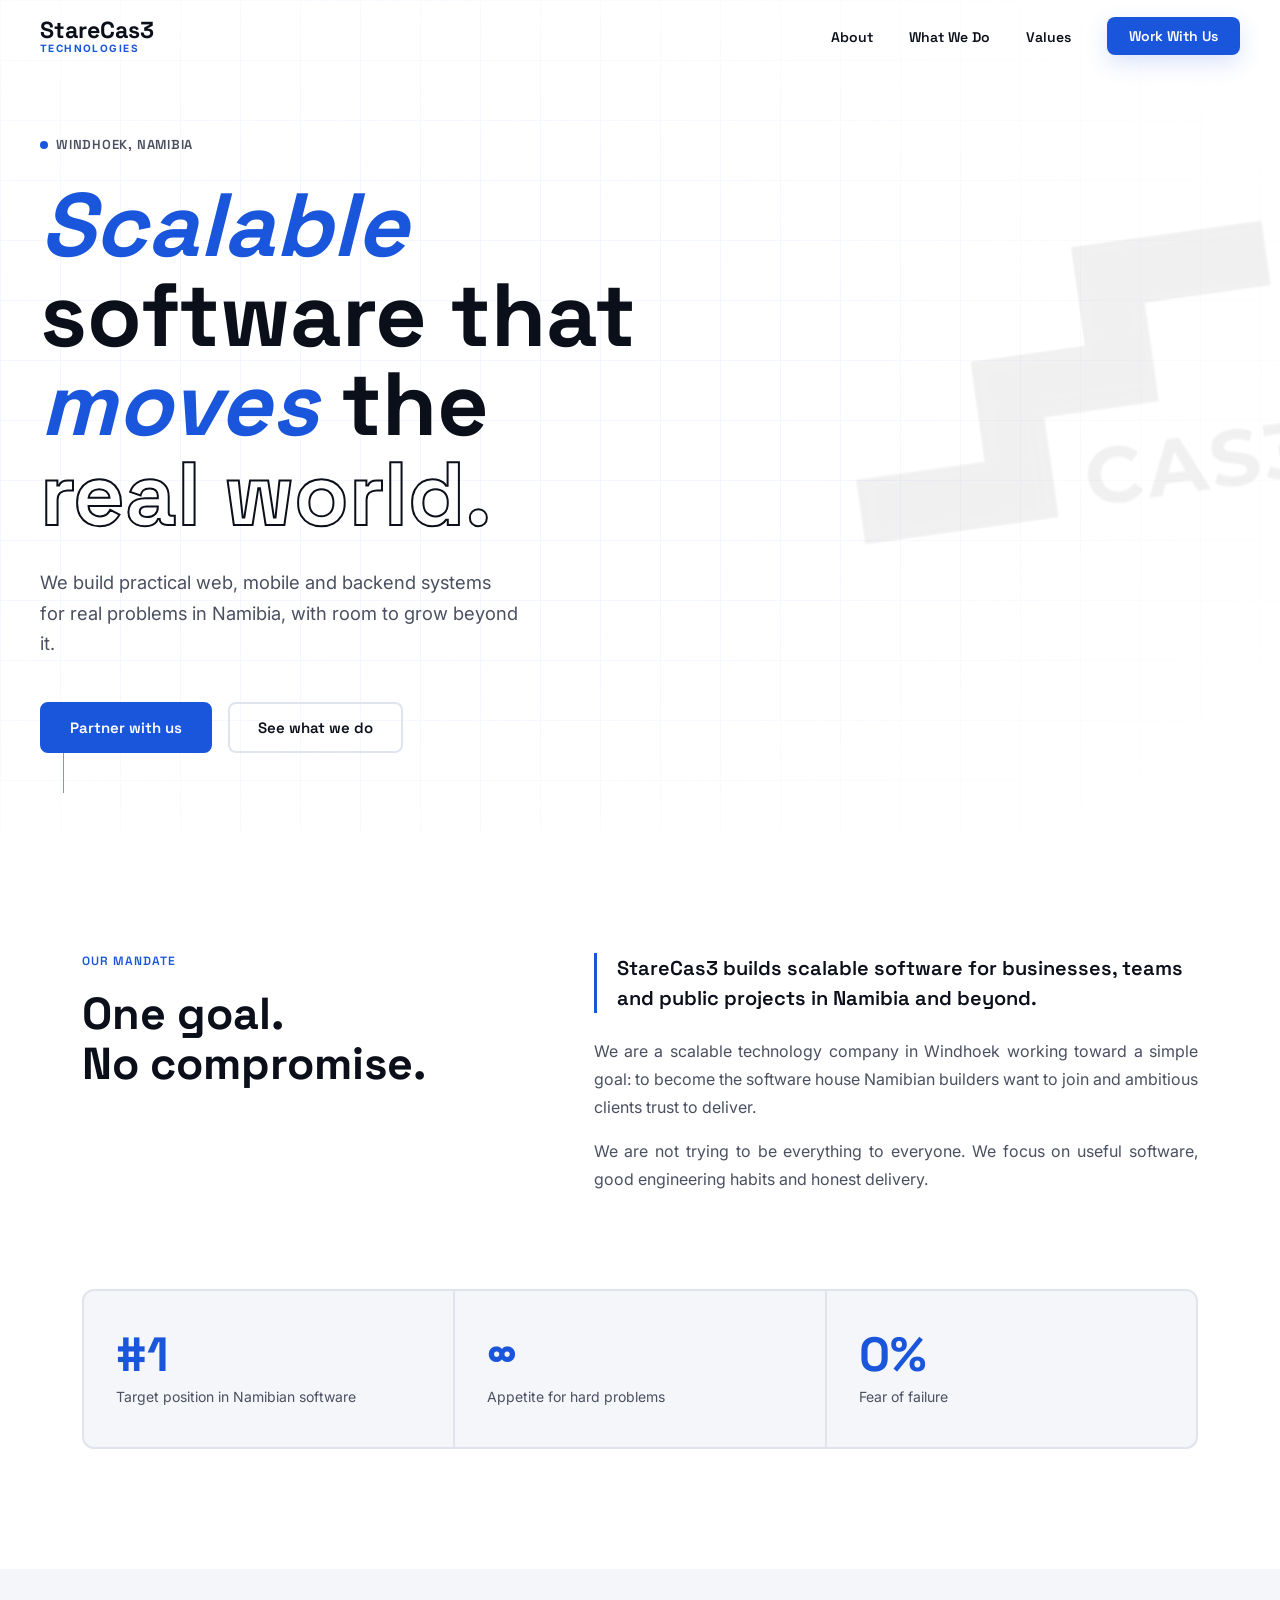
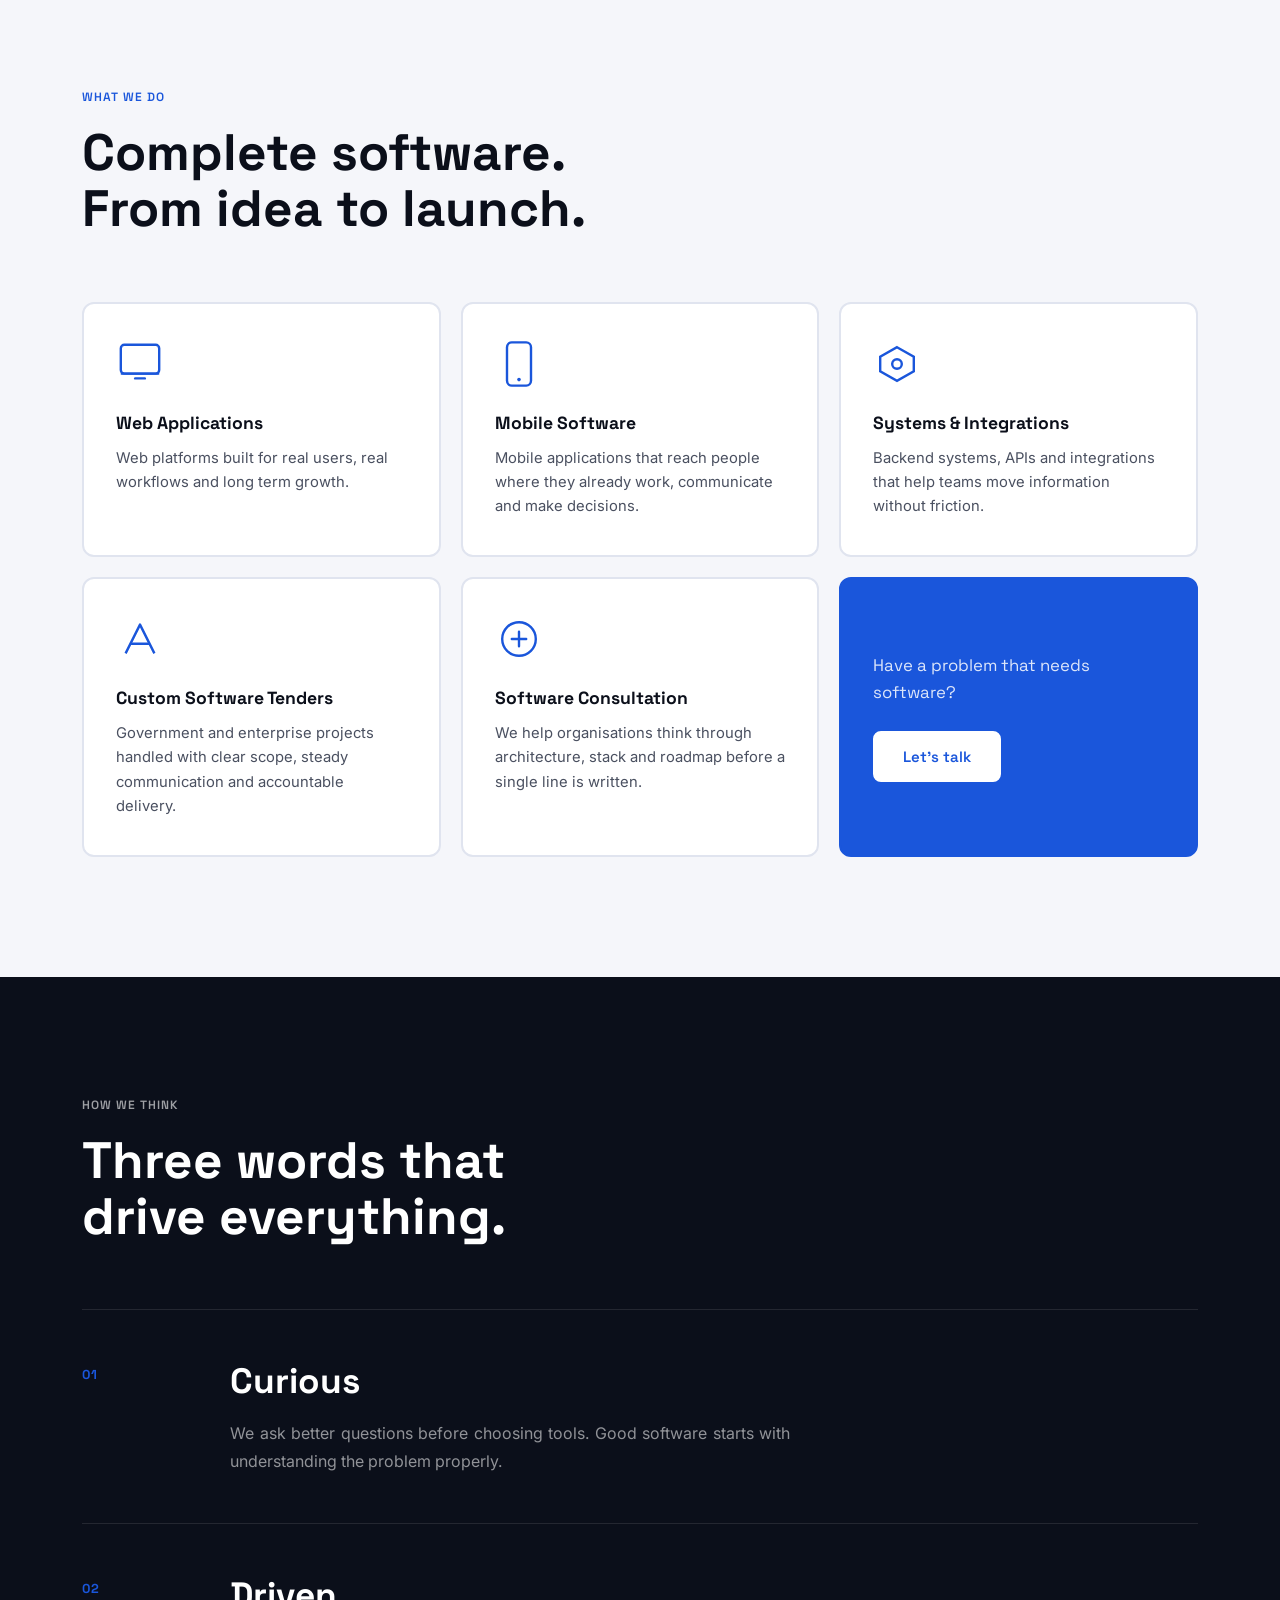
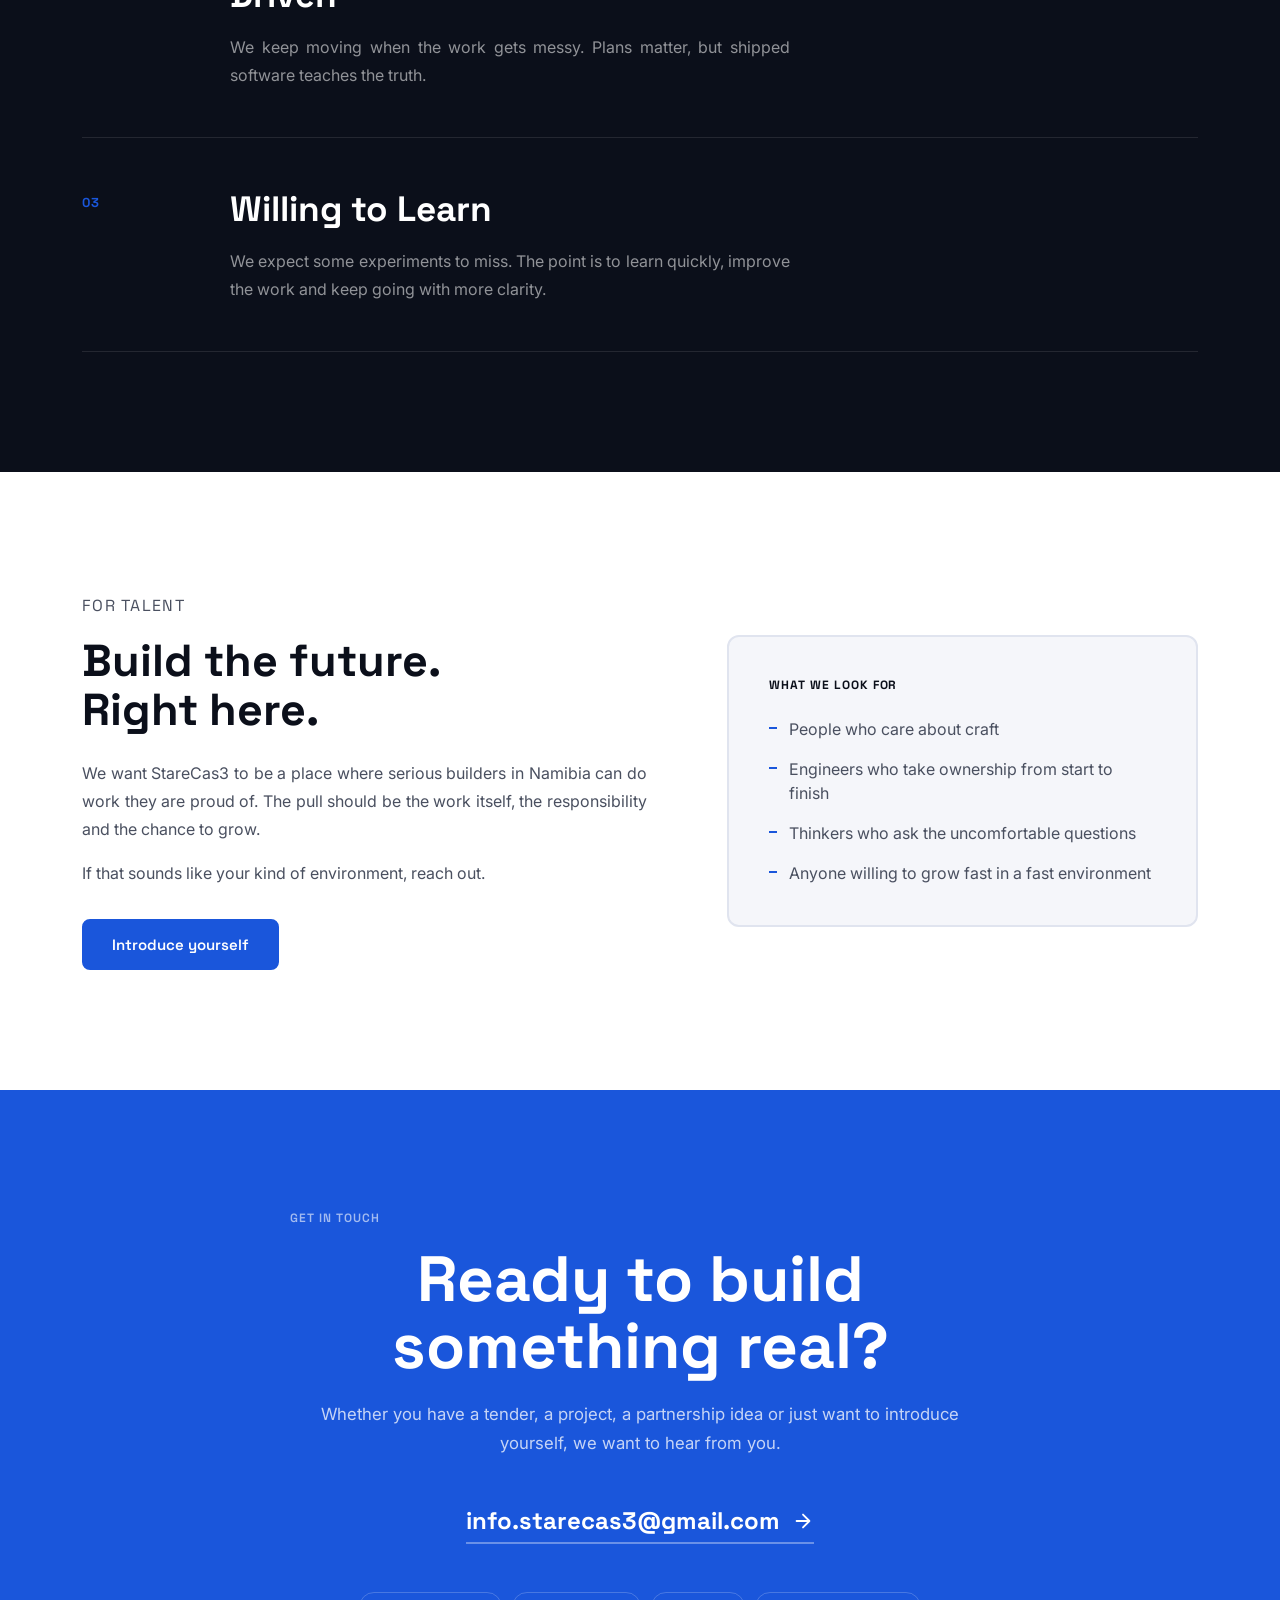
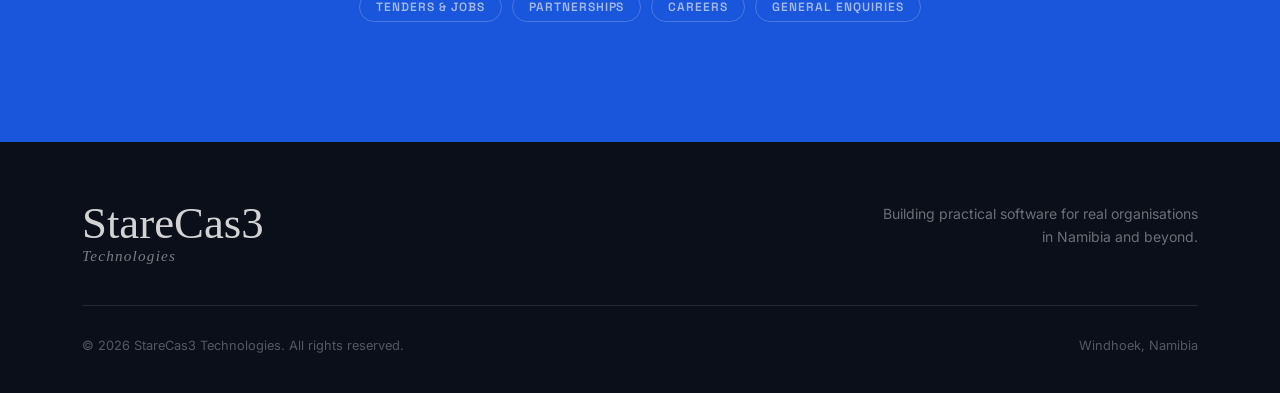
<file: index.html>
<!DOCTYPE html>
<html lang="en">
<head>
  <meta charset="UTF-8" />
  <meta name="viewport" content="width=device-width, initial-scale=1.0" />
  <title>StareCas3 Technologies | Scalable Software for the Real World</title>
  <meta name="description" content="StareCas3 builds scalable software for businesses, teams and public projects in Namibia and beyond." />
  <link rel="icon" href="assets/starecas3%20logo.png" type="image/png" />
  <link rel="stylesheet" href="css/style.css" />
  <link rel="preconnect" href="https://fonts.googleapis.com" />
  <link rel="preconnect" href="https://fonts.gstatic.com" crossorigin />
  <link href="https://fonts.googleapis.com/css2?family=Inter:wght@300;400;500;600;700;800&family=Space+Grotesk:wght@500;600;700&display=swap" rel="stylesheet" />
</head>
<body>

  <!-- NAV -->
  <nav class="nav" id="nav">
    <a href="#" class="nav__logo">
      <span class="nav__brand-main">StareCas3</span>
      <span class="nav__brand-sub">Technologies</span>
    </a>
    <ul class="nav__links">
      <li><a href="#about">About</a></li>
      <li><a href="#what-we-do">What We Do</a></li>
      <li><a href="#values">Values</a></li>
      <li><a href="#contact" class="nav__cta">Work With Us</a></li>
    </ul>
    <button class="nav__burger" id="burger" aria-label="Toggle menu" aria-expanded="false" aria-controls="mobileMenu">
      <span></span><span></span><span></span>
    </button>
  </nav>

  <!-- MOBILE MENU -->
  <div class="mobile-menu" id="mobileMenu" aria-hidden="true">
    <ul>
      <li><a href="#about" class="mobile-link">About</a></li>
      <li><a href="#what-we-do" class="mobile-link">What We Do</a></li>
      <li><a href="#values" class="mobile-link">Values</a></li>
      <li><a href="#contact" class="mobile-link">Work With Us</a></li>
    </ul>
  </div>

  <!-- HERO -->
  <section class="hero" id="hero">
    <div class="hero__grid-overlay"></div>
    <img src="./assets/starecas3 logo.png" alt="" class="hero__watermark" aria-hidden="true" />
    <div class="hero__content">
      <div class="hero__eyebrow">
        <span class="dot"></span> Windhoek, Namibia
      </div>
      <h1 class="hero__headline">
        <em>Scalable</em> software that<br />
        <em>moves</em> the<br />
        <span class="hero__outline">real world.</span>
      </h1>
      <p class="hero__sub">
        We build practical web, mobile and backend systems for real problems in Namibia, with room to grow beyond it.
      </p>
      <div class="hero__actions">
        <a href="#contact" class="btn btn--primary">Partner with us</a>
        <a href="#what-we-do" class="btn btn--ghost">See what we do</a>
      </div>
    </div>
    <div class="hero__scroll-hint">
      <span>Scroll</span>
      <div class="hero__scroll-line"></div>
    </div>
  </section>

  <!-- ABOUT -->
  <section class="about" id="about">
    <div class="container">
      <div class="about__layout">
        <div class="about__left">
          <p class="section-label">Our Mandate</p>
          <h2 class="about__headline">
            One goal. <br/>No compromise.
          </h2>
        </div>
        <div class="about__right">
          <p class="about__statement">
            StareCas3 builds scalable software for businesses, teams and public projects in Namibia and beyond.
          </p>
          <p class="about__body">
            We are a scalable technology company in Windhoek working toward a simple goal: to become the software house Namibian builders want to join and ambitious clients trust to deliver.
          </p>
          <p class="about__body">
            We are not trying to be everything to everyone. We focus on useful software, good engineering habits and honest delivery.
          </p>
        </div>
      </div>

      <div class="stats">
        <div class="stat">
          <span class="stat__num">#1</span>
          <span class="stat__label">Target position in Namibian software</span>
        </div>
        <div class="stat">
          <span class="stat__num">∞</span>
          <span class="stat__label">Appetite for hard problems</span>
        </div>
        <div class="stat">
          <span class="stat__num">0%</span>
          <span class="stat__label">Fear of failure</span>
        </div>
      </div>
    </div>
  </section>

  <!-- WHAT WE DO -->
  <section class="services" id="what-we-do">
    <div class="container">
      <div class="section-header">
        <p class="section-label">What We Do</p>
        <h2>Complete software.<br/>From idea to launch.</h2>
      </div>
      <div class="services__grid">
        <div class="service-card">
          <div class="service-card__icon">
            <svg viewBox="0 0 40 40" fill="none"><rect x="4" y="4" width="32" height="24" rx="3" stroke="currentColor" stroke-width="2"/><path d="M4 28h32" stroke="currentColor" stroke-width="2"/><path d="M16 32h8" stroke="currentColor" stroke-width="2" stroke-linecap="round"/></svg>
          </div>
          <h3>Web Applications</h3>
          <p>Web platforms built for real users, real workflows and long term growth.</p>
        </div>
        <div class="service-card">
          <div class="service-card__icon">
            <svg viewBox="0 0 40 40" fill="none"><rect x="10" y="2" width="20" height="36" rx="4" stroke="currentColor" stroke-width="2"/><circle cx="20" cy="33" r="1.5" fill="currentColor"/></svg>
          </div>
          <h3>Mobile Software</h3>
          <p>Mobile applications that reach people where they already work, communicate and make decisions.</p>
        </div>
        <div class="service-card">
          <div class="service-card__icon">
            <svg viewBox="0 0 40 40" fill="none"><path d="M20 6L34 14v12L20 34 6 26V14L20 6z" stroke="currentColor" stroke-width="2"/><circle cx="20" cy="20" r="4" stroke="currentColor" stroke-width="2"/></svg>
          </div>
          <h3>Systems & Integrations</h3>
          <p>Backend systems, APIs and integrations that help teams move information without friction.</p>
        </div>
        <div class="service-card">
          <div class="service-card__icon">
            <svg viewBox="0 0 40 40" fill="none"><path d="M8 32L20 8l12 24" stroke="currentColor" stroke-width="2" stroke-linejoin="round"/><path d="M12 24h16" stroke="currentColor" stroke-width="2"/></svg>
          </div>
          <h3>Custom Software Tenders</h3>
          <p>Government and enterprise projects handled with clear scope, steady communication and accountable delivery.</p>
        </div>
        <div class="service-card">
          <div class="service-card__icon">
            <svg viewBox="0 0 40 40" fill="none"><circle cx="20" cy="20" r="14" stroke="currentColor" stroke-width="2"/><path d="M14 20h12M20 14v12" stroke="currentColor" stroke-width="2" stroke-linecap="round"/></svg>
          </div>
          <h3>Software Consultation</h3>
          <p>We help organisations think through architecture, stack and roadmap before a single line is written.</p>
        </div>
        <div class="service-card service-card--cta">
          <p>Have a problem that needs software?</p>
          <a href="#contact" class="btn btn--primary">Let's talk</a>
        </div>
      </div>
    </div>
  </section>

  <!-- VALUES -->
  <section class="values" id="values">
    <div class="container">
      <div class="section-header section-header--light">
        <p class="section-label section-label--light">How We Think</p>
        <h2>Three words that<br/>drive everything.</h2>
      </div>
      <div class="values__list">
        <div class="value-item">
          <span class="value-item__num">01</span>
          <div class="value-item__body">
            <h3>Curious</h3>
            <p>We ask better questions before choosing tools. Good software starts with understanding the problem properly.</p>
          </div>
        </div>
        <div class="value-item">
          <span class="value-item__num">02</span>
          <div class="value-item__body">
            <h3>Driven</h3>
            <p>We keep moving when the work gets messy. Plans matter, but shipped software teaches the truth.</p>
          </div>
        </div>
        <div class="value-item">
          <span class="value-item__num">03</span>
          <div class="value-item__body">
            <h3>Willing to Learn</h3>
            <p>We expect some experiments to miss. The point is to learn quickly, improve the work and keep going with more clarity.</p>
          </div>
        </div>
      </div>
    </div>
  </section>

  <!-- JOIN / TALENT SECTION -->
  <section class="talent" id="talent">
    <div class="container">
      <div class="talent__layout">
        <div class="talent__left">
          <p class="section-label">For Talent</p>
          <h2>Build the future.<br/>Right here.</h2>
          <p>We want StareCas3 to be a place where serious builders in Namibia can do work they are proud of. The pull should be the work itself, the responsibility and the chance to grow.</p>
          <p>If that sounds like your kind of environment, reach out.</p>
          <a href="mailto:info.starecas3@gmail.com?subject=I want to join StareCas3" class="btn btn--primary">Introduce yourself</a>
        </div>
        <div class="talent__right">
          <div class="talent__card">
            <h4>What we look for</h4>
            <ul>
              <li>People who care about craft</li>
              <li>Engineers who take ownership from start to finish</li>
              <li>Thinkers who ask the uncomfortable questions</li>
              <li>Anyone willing to grow fast in a fast environment</li>
            </ul>
          </div>
        </div>
      </div>
    </div>
  </section>

  <!-- CONTACT -->
  <section class="contact" id="contact">
    <div class="container">
      <div class="contact__inner">
        <p class="section-label section-label--light">Get In Touch</p>
        <h2>Ready to build<br/>something real?</h2>
        <p class="contact__sub">Whether you have a tender, a project, a partnership idea or just want to introduce yourself, we want to hear from you.</p>
        <a href="mailto:info.starecas3@gmail.com" class="contact__email">
          info.starecas3@gmail.com
          <svg viewBox="0 0 24 24" fill="none" xmlns="http://www.w3.org/2000/svg"><path d="M5 12h14M12 5l7 7-7 7" stroke="currentColor" stroke-width="2" stroke-linecap="round" stroke-linejoin="round"/></svg>
        </a>
        <div class="contact__tags">
          <span>Tenders &amp; Jobs</span>
          <span>Partnerships</span>
          <span>Careers</span>
          <span>General Enquiries</span>
        </div>
      </div>
    </div>
  </section>

  <!-- FOOTER -->
  <footer class="footer">
    <div class="container">
      <div class="footer__top">
        <div class="footer__brand" aria-label="StareCas3 Technologies">
          <span class="footer__brand-main">StareCas3</span>
          <span class="footer__brand-sub">Technologies</span>
        </div>
        <p class="footer__tagline">Building practical software for real organisations<br />in Namibia and beyond.</p>
      </div>
      <div class="footer__bottom">
        <span class="footer__copy">&copy; <span id="year"></span> StareCas3 Technologies. All rights reserved.</span>
        <span class="footer__location">Windhoek, Namibia</span>
      </div>
    </div>
  </footer>

  <script src="js/main.js"></script>
</body>
</html>
</file>
<file: css/style.css>
/* ===========================
   StareCas3 Technologies
   style.css
   =========================== */

/* --- TOKENS --- */
:root {
  --blue:       #1a56db;
  --blue-dark:  #1240a8;
  --blue-light: #e8effe;
  --ink:        #0b0f1a;
  --ink-muted:  #4a5060;
  --surface:    #f5f6fa;
  --white:      #ffffff;
  --border:     #e0e4ef;

  --font-display: 'Space Grotesk', sans-serif;
  --font-body:    'Inter', sans-serif;

  --radius:  8px;
  --radius-lg: 12px;

  --ease: cubic-bezier(0.22, 1, 0.36, 1);

  --nav-h: 72px;
}

/* --- RESET --- */
*, *::before, *::after { box-sizing: border-box; margin: 0; padding: 0; }

html { scroll-behavior: smooth; font-size: 16px; }

body {
  font-family: var(--font-body);
  background: var(--white);
  color: var(--ink);
  -webkit-font-smoothing: antialiased;
  overflow-x: hidden;
}

img { display: block; max-width: 100%; }
a { text-decoration: none; color: inherit; }
ul { list-style: none; }
a:focus-visible,
button:focus-visible {
  outline: 3px solid rgba(26,86,219,0.35);
  outline-offset: 4px;
}

/* --- UTILITIES --- */
.container {
  width: 100%;
  max-width: 1180px;
  margin: 0 auto;
  padding: 0 clamp(20px, 4vw, 32px);
}

.section-label {
  font-family: var(--font-display);
  font-size: 12px;
  font-weight: 600;
  letter-spacing: 0.08em;
  text-transform: uppercase;
  color: var(--blue);
  margin-bottom: 20px;
  display: flex;
  align-items: center;
  gap: 8px;
}
.section-label--light {
  color: rgba(255,255,255,0.6);
}

.section-header {
  margin-bottom: 64px;
}
.section-header h2 {
  font-family: var(--font-display);
  font-size: clamp(2rem, 4vw, 3.2rem);
  font-weight: 700;
  line-height: 1.1;
  color: var(--ink);
}
.section-header--light h2 {
  color: var(--white);
}

/* --- BUTTONS --- */
.btn {
  display: inline-flex;
  align-items: center;
  gap: 8px;
  padding: 14px 28px;
  font-family: var(--font-display);
  font-size: 15px;
  font-weight: 600;
  letter-spacing: 0;
  border-radius: var(--radius);
  border: 2px solid transparent;
  cursor: pointer;
  transition: all 0.25s var(--ease);
  white-space: nowrap;
}
.btn--primary {
  background: var(--blue);
  color: var(--white);
  border-color: var(--blue);
}
.btn--primary:hover {
  background: var(--blue-dark);
  border-color: var(--blue-dark);
  transform: translateY(-2px);
  box-shadow: 0 8px 24px rgba(26,86,219,0.3);
}
.btn--ghost {
  background: transparent;
  color: var(--ink);
  border-color: var(--border);
}
.btn--ghost:hover {
  border-color: var(--blue);
  color: var(--blue);
  transform: translateY(-2px);
}

/* --- NAV --- */
.nav {
  position: fixed;
  top: 0; left: 0; right: 0;
  height: var(--nav-h);
  display: flex;
  align-items: center;
  justify-content: space-between;
  padding: 0 40px;
  z-index: 100;
  transition: background 0.3s, box-shadow 0.3s;
}
.nav.scrolled {
  background: rgba(255,255,255,0.95);
  backdrop-filter: blur(12px);
  box-shadow: 0 1px 0 var(--border);
}
.nav__logo {
  display: inline-flex;
  flex-direction: column;
  gap: 1px;
  line-height: 1;
  color: var(--ink);
  transition: transform 0.25s var(--ease), opacity 0.25s var(--ease);
}
.nav__logo:hover {
  transform: translateY(-1px);
}
.nav__brand-main {
  font-family: var(--font-display);
  font-size: 1.45rem;
  font-weight: 700;
  color: var(--ink);
}
.nav__brand-sub {
  font-family: var(--font-body);
  font-size: 0.63rem;
  font-weight: 700;
  letter-spacing: 0.14em;
  text-transform: uppercase;
  color: var(--blue);
}
.nav__links {
  display: flex;
  align-items: center;
  gap: 36px;
}
.nav__links a {
  position: relative;
  display: inline-flex;
  align-items: center;
  font-family: var(--font-display);
  font-size: 14px;
  font-weight: 600;
  color: var(--ink);
  letter-spacing: 0;
  transition: color 0.2s;
}
.nav__links a::after {
  content: '';
  position: absolute;
  left: 0;
  right: 0;
  bottom: -8px;
  height: 2px;
  background: var(--blue);
  border-radius: 999px;
  transform: scaleX(0);
  transform-origin: left;
  transition: transform 0.25s var(--ease);
}
.nav__links a:hover { color: var(--blue); }
.nav__links a:hover::after {
  transform: scaleX(1);
}
.nav__cta {
  background: var(--blue);
  color: var(--white) !important;
  padding: 10px 22px;
  border-radius: 8px;
  box-shadow: 0 8px 22px rgba(26,86,219,0.16);
  transition: background 0.2s, transform 0.2s, box-shadow 0.2s !important;
}
.nav__cta::after {
  display: none;
}
.nav__cta:hover {
  background: var(--blue-dark) !important;
  transform: translateY(-1px);
  box-shadow: 0 12px 28px rgba(26,86,219,0.24);
}
.nav__burger {
  display: none;
  flex-direction: column;
  align-items: center;
  justify-content: center;
  gap: 5px;
  background: none;
  border: none;
  cursor: pointer;
  width: 44px;
  height: 44px;
  border-radius: var(--radius);
}
.nav__burger:hover { background: var(--blue-light); }
.nav__burger span {
  display: block;
  width: 24px;
  height: 2px;
  background: var(--ink);
  border-radius: 2px;
  transition: all 0.3s var(--ease);
}
.nav__burger.open span:nth-child(1) {
  transform: translateY(7px) rotate(45deg);
}
.nav__burger.open span:nth-child(2) {
  opacity: 0;
}
.nav__burger.open span:nth-child(3) {
  transform: translateY(-7px) rotate(-45deg);
}

/* --- MOBILE MENU --- */
.mobile-menu {
  position: fixed;
  top: var(--nav-h);
  left: 0; right: 0;
  background: var(--white);
  padding: 16px 20px 24px;
  z-index: 99;
  border-bottom: 1px solid var(--border);
  transform: translateY(-110%);
  opacity: 0;
  transition: transform 0.35s var(--ease), opacity 0.3s;
  pointer-events: none;
}
.mobile-menu.open {
  transform: translateY(0);
  opacity: 1;
  pointer-events: all;
}
.mobile-menu ul { display: flex; flex-direction: column; gap: 8px; }
.mobile-menu a {
  display: block;
  font-family: var(--font-display);
  font-size: 1rem;
  font-weight: 600;
  color: var(--ink);
  padding: 14px 4px;
  border-bottom: 1px solid var(--border);
  transition: color 0.2s, padding-left 0.2s var(--ease), border-color 0.2s;
}
.mobile-menu a:hover {
  color: var(--blue);
  border-color: var(--blue-light);
  padding-left: 10px;
}

/* --- HERO --- */
.hero {
  min-height: 92vh;
  display: flex;
  align-items: center;
  position: relative;
  overflow: hidden;
  padding: calc(var(--nav-h) + 64px) clamp(20px, 4vw, 40px) 80px;
  background: var(--white);
}
.hero__grid-overlay {
  position: absolute;
  inset: 0;
  background-image:
    linear-gradient(var(--blue-light) 1px, transparent 1px),
    linear-gradient(90deg, var(--blue-light) 1px, transparent 1px);
  background-size: 60px 60px;
  opacity: 0.5;
  pointer-events: none;
}
.hero__grid-overlay::after {
  content: '';
  position: absolute;
  inset: 0;
  background: radial-gradient(ellipse 80% 70% at 30% 50%, transparent 40%, var(--white) 100%);
}
.hero__watermark {
  position: absolute;
  top: 50%;
  right: clamp(-180px, -8vw, -72px);
  z-index: 1;
  width: clamp(320px, 46vw, 680px);
  opacity: 0.065;
  filter: grayscale(1) contrast(1.15);
  pointer-events: none;
  transform: translateY(-50%) rotate(-8deg);
  transform-origin: center;
}
.hero__content {
  position: relative;
  z-index: 2;
  max-width: 700px;
}
.hero__eyebrow {
  display: flex;
  align-items: center;
  gap: 8px;
  font-family: var(--font-display);
  font-size: 13px;
  font-weight: 600;
  letter-spacing: 0.06em;
  text-transform: uppercase;
  color: var(--ink-muted);
  margin-bottom: 28px;
}
.dot {
  width: 8px; height: 8px;
  background: var(--blue);
  border-radius: 50%;
  display: inline-block;
  animation: pulse 2s infinite;
}
@keyframes pulse {
  0%, 100% { box-shadow: 0 0 0 0 rgba(26,86,219,0.4); }
  50%        { box-shadow: 0 0 0 8px rgba(26,86,219,0); }
}

.hero__headline {
  font-family: var(--font-display);
  font-size: clamp(3rem, 7vw, 6rem);
  font-weight: 700;
  line-height: 1.0;
  color: var(--ink);
  margin-bottom: 28px;
  letter-spacing: 0;
}
.hero__headline em {
  font-style: italic;
  color: var(--blue);
}
.hero__outline {
  -webkit-text-stroke: 2px var(--ink);
  color: transparent;
}
.hero__sub {
  font-size: 1.15rem;
  font-weight: 400;
  color: var(--ink-muted);
  line-height: 1.65;
  max-width: 480px;
  margin-bottom: 44px;
}
.hero__actions {
  display: flex;
  gap: 16px;
  flex-wrap: wrap;
}
.hero__scroll-hint {
  position: absolute;
  bottom: 40px;
  left: 40px;
  display: flex;
  flex-direction: column;
  align-items: center;
  gap: 8px;
  font-family: var(--font-display);
  font-size: 11px;
  letter-spacing: 0.12em;
  text-transform: uppercase;
  color: var(--ink-muted);
  opacity: 0.6;
}
.hero__scroll-line {
  width: 1px;
  height: 40px;
  background: var(--ink-muted);
  animation: scrollLine 1.8s var(--ease) infinite;
  transform-origin: top;
}
@keyframes scrollLine {
  0%   { transform: scaleY(0); opacity: 0; }
  30%  { transform: scaleY(1); opacity: 1; }
  100% { transform: scaleY(1); opacity: 0; }
}

/* --- ABOUT --- */
.about {
  padding: 120px 0;
  background: var(--white);
}
.about__layout {
  display: grid;
  grid-template-columns: 1fr 1.4fr;
  gap: 80px;
  margin-bottom: 80px;
  align-items: start;
}
.about__headline {
  font-family: var(--font-display);
  font-size: clamp(2rem, 3.5vw, 2.8rem);
  font-weight: 700;
  line-height: 1.1;
  color: var(--ink);
  margin-top: 4px;
}
.about__statement {
  font-family: var(--font-display);
  font-size: 1.25rem;
  font-weight: 600;
  color: var(--ink);
  line-height: 1.5;
  margin-bottom: 24px;
  padding-left: 20px;
  border-left: 3px solid var(--blue);
}
.about__body {
  font-size: 1rem;
  font-weight: 400;
  color: var(--ink-muted);
  line-height: 1.75;
  margin-bottom: 16px;
  text-align: justify;
  text-justify: inter-word;
}

.stats {
  display: grid;
  grid-template-columns: repeat(3, 1fr);
  gap: 2px;
  background: var(--border);
  border-radius: var(--radius-lg);
  overflow: hidden;
  border: 2px solid var(--border);
}
.stat {
  background: var(--surface);
  padding: 40px 32px;
  display: flex;
  flex-direction: column;
  gap: 8px;
  position: relative;
  transition: background 0.2s, transform 0.25s var(--ease), box-shadow 0.25s;
}
.stat:hover {
  background: var(--blue-light);
  transform: translateY(-3px);
  box-shadow: 0 14px 32px rgba(26,86,219,0.1);
  z-index: 1;
}
.stat__num {
  font-family: var(--font-display);
  font-size: 3rem;
  font-weight: 700;
  color: var(--blue);
  line-height: 1;
}
.stat__label {
  font-size: 0.875rem;
  color: var(--ink-muted);
  line-height: 1.4;
}

/* --- SERVICES --- */
.services {
  padding: 120px 0;
  background: var(--surface);
}
.services__grid {
  display: grid;
  grid-template-columns: repeat(3, 1fr);
  gap: 20px;
}
.service-card {
  background: var(--white);
  border: 2px solid var(--border);
  border-radius: var(--radius-lg);
  padding: 36px 32px;
  position: relative;
  overflow: hidden;
  transition: border-color 0.25s, transform 0.25s var(--ease), box-shadow 0.25s, background 0.25s;
}
.service-card::before {
  content: '';
  position: absolute;
  inset: 0;
  background: linear-gradient(135deg, rgba(26,86,219,0.08), transparent 46%);
  opacity: 0;
  transition: opacity 0.25s;
  pointer-events: none;
}
.service-card:hover {
  border-color: var(--blue);
  transform: translateY(-4px);
  box-shadow: 0 12px 40px rgba(26,86,219,0.1);
}
.service-card:hover::before {
  opacity: 1;
}
.service-card__icon {
  width: 48px; height: 48px;
  color: var(--blue);
  margin-bottom: 24px;
  transition: transform 0.25s var(--ease), color 0.25s;
}
.service-card:hover .service-card__icon {
  transform: translateY(-3px) scale(1.04);
}
.service-card__icon svg {
  width: 100%; height: 100%;
}
.service-card h3 {
  font-family: var(--font-display);
  font-size: 1.1rem;
  font-weight: 700;
  color: var(--ink);
  margin-bottom: 12px;
}
.service-card p {
  font-size: 0.925rem;
  color: var(--ink-muted);
  line-height: 1.65;
  font-weight: 400;
}
.service-card--cta {
  background: var(--blue);
  border-color: var(--blue);
  display: flex;
  flex-direction: column;
  align-items: flex-start;
  justify-content: center;
  gap: 24px;
}
.service-card--cta:hover {
  background: var(--blue-dark);
  border-color: var(--blue-dark);
  transform: translateY(-4px);
}
.service-card--cta p {
  color: rgba(255,255,255,0.85);
  font-size: 1.05rem;
  font-weight: 400;
  font-family: var(--font-display);
}
.service-card--cta .btn--primary {
  background: var(--white);
  color: var(--blue);
  border-color: var(--white);
}
.service-card--cta .btn--primary:hover {
  background: var(--blue-light);
  border-color: var(--blue-light);
}

/* --- VALUES --- */
.values {
  padding: 120px 0;
  background: var(--ink);
}
.values .section-header h2 {
  color: var(--white);
}
.values__list {
  display: flex;
  flex-direction: column;
  border-top: 1px solid rgba(255,255,255,0.1);
}
.value-item {
  display: grid;
  grid-template-columns: 100px 1fr;
  gap: 48px;
  padding: 48px 0;
  border-bottom: 1px solid rgba(255,255,255,0.1);
  align-items: start;
  transition: background 0.2s, padding-left 0.25s var(--ease);
}
.value-item:hover {
  background: rgba(255,255,255,0.03);
  padding-left: 16px;
}
.value-item__num {
  font-family: var(--font-display);
  font-size: 13px;
  font-weight: 700;
  letter-spacing: 0.1em;
  color: var(--blue);
  padding-top: 8px;
}
.value-item__body h3 {
  font-family: var(--font-display);
  font-size: clamp(1.6rem, 3vw, 2.2rem);
  font-weight: 700;
  color: var(--white);
  margin-bottom: 16px;
}
.value-item__body p {
  font-size: 1rem;
  font-weight: 400;
  color: rgba(255,255,255,0.55);
  line-height: 1.75;
  max-width: 560px;
  text-align: justify;
  text-justify: inter-word;
}

/* --- TALENT --- */
.talent {
  padding: 120px 0;
  background: var(--white);
}
.talent__layout {
  display: grid;
  grid-template-columns: 1.2fr 1fr;
  gap: 80px;
  align-items: center;
}
.talent__left .section-label { margin-bottom: 16px; }
.talent__left h2 {
  font-family: var(--font-display);
  font-size: clamp(2rem, 3.5vw, 2.8rem);
  font-weight: 700;
  line-height: 1.1;
  color: var(--ink);
  margin-bottom: 24px;
}
.talent__left p {
  font-size: 1rem;
  font-weight: 400;
  color: var(--ink-muted);
  line-height: 1.75;
  margin-bottom: 16px;
  text-align: justify;
  text-justify: inter-word;
}
.talent__left .btn { margin-top: 16px; }
.talent__card {
  background: var(--surface);
  border: 2px solid var(--border);
  border-radius: var(--radius-lg);
  padding: 40px;
  transition: border-color 0.25s, transform 0.25s var(--ease), box-shadow 0.25s, background 0.25s;
}
.talent__card:hover {
  background: var(--white);
  border-color: var(--blue);
  transform: translateY(-4px);
  box-shadow: 0 16px 42px rgba(26,86,219,0.1);
}
.talent__card h4 {
  font-family: var(--font-display);
  font-size: 1rem;
  font-weight: 700;
  color: var(--ink);
  margin-bottom: 24px;
  letter-spacing: 0.08em;
  text-transform: uppercase;
  font-size: 12px;
}
.talent__card ul {
  display: flex;
  flex-direction: column;
  gap: 16px;
}
.talent__card li {
  font-size: 1rem;
  font-weight: 400;
  color: var(--ink-muted);
  line-height: 1.5;
  padding-left: 20px;
  position: relative;
}
.talent__card li::before {
  content: '';
  position: absolute;
  left: 0;
  top: 10px;
  width: 8px;
  height: 2px;
  background: var(--blue);
}

/* --- CONTACT --- */
.contact {
  padding: 120px 0;
  background: var(--blue);
  text-align: center;
}
.contact__inner {
  max-width: 700px;
  margin: 0 auto;
}
.contact h2 {
  font-family: var(--font-display);
  font-size: clamp(2.4rem, 5vw, 4rem);
  font-weight: 700;
  color: var(--white);
  line-height: 1.05;
  margin-bottom: 20px;
}
.contact__sub {
  font-size: 1.05rem;
  font-weight: 400;
  color: rgba(255,255,255,0.75);
  line-height: 1.7;
  margin-bottom: 48px;
}
.contact__email {
  display: inline-flex;
  align-items: center;
  gap: 12px;
  font-family: var(--font-display);
  font-size: clamp(1.1rem, 2.5vw, 1.5rem);
  font-weight: 700;
  color: var(--white);
  border-bottom: 2px solid rgba(255,255,255,0.35);
  padding-bottom: 6px;
  margin-bottom: 48px;
  transition: border-color 0.2s, gap 0.2s, transform 0.25s var(--ease), opacity 0.2s;
}
.contact__email:hover {
  border-color: var(--white);
  gap: 18px;
  transform: translateY(-2px);
}
.contact__email svg {
  width: 22px; height: 22px;
  stroke: var(--white);
  transition: transform 0.25s var(--ease);
}
.contact__email:hover svg {
  transform: translateX(3px);
}
.contact__tags {
  display: flex;
  flex-wrap: wrap;
  gap: 10px;
  justify-content: center;
}
.contact__tags span {
  font-family: var(--font-display);
  font-size: 12px;
  font-weight: 600;
  letter-spacing: 0.08em;
  text-transform: uppercase;
  color: rgba(255,255,255,0.6);
  padding: 6px 16px;
  border: 1px solid rgba(255,255,255,0.2);
  border-radius: 100px;
  transition: background 0.2s, border-color 0.2s, color 0.2s, transform 0.25s var(--ease);
}
.contact__tags span:hover {
  background: rgba(255,255,255,0.12);
  border-color: rgba(255,255,255,0.42);
  color: var(--white);
  transform: translateY(-2px);
}

/* --- FOOTER --- */
.footer {
  background: var(--ink);
  padding: 60px 0 40px;
}
.footer__top {
  display: flex;
  align-items: flex-start;
  justify-content: space-between;
  gap: 40px;
  padding-bottom: 40px;
  border-bottom: 1px solid rgba(255,255,255,0.1);
  margin-bottom: 32px;
  flex-wrap: wrap;
}
.footer__brand {
  display: inline-flex;
  flex-direction: column;
  gap: 2px;
  color: rgba(255,255,255,0.82);
  transition: color 0.25s, transform 0.25s var(--ease);
}
.footer__brand:hover {
  color: var(--white);
  transform: translateY(-2px);
}
.footer__brand-main {
  font-family: Georgia, 'Times New Roman', serif;
  font-size: clamp(1.9rem, 4vw, 2.8rem);
  font-weight: 400;
  line-height: 0.95;
}
.footer__brand-sub {
  font-family: Georgia, 'Times New Roman', serif;
  font-size: clamp(0.75rem, 1.5vw, 0.95rem);
  font-style: italic;
  letter-spacing: 0.08em;
  color: rgba(255,255,255,0.46);
}
.footer__tagline {
  font-size: 0.875rem;
  font-weight: 400;
  color: rgba(255,255,255,0.4);
  line-height: 1.65;
  text-align: right;
}
.footer__bottom {
  display: flex;
  justify-content: space-between;
  align-items: center;
  gap: 16px;
  flex-wrap: wrap;
}
.footer__copy,
.footer__location {
  font-size: 0.8rem;
  color: rgba(255,255,255,0.3);
  font-weight: 400;
}

/* --- ANIMATIONS (entrance) --- */
.fade-up {
  opacity: 0;
  transform: translateY(30px);
  transition: opacity 0.7s var(--ease), transform 0.7s var(--ease);
}
.fade-up.visible {
  opacity: 1;
  transform: translateY(0);
}

/* --- RESPONSIVE --- */
@media (max-width: 1024px) {
  .services__grid { grid-template-columns: repeat(2, 1fr); }
  .about__layout { grid-template-columns: 1fr; gap: 48px; }
  .talent__layout { grid-template-columns: 1fr; gap: 48px; }
  .hero__watermark {
    right: -220px;
    width: 560px;
    opacity: 0.055;
  }
}

@media (max-width: 768px) {
  :root { --nav-h: 64px; }

  .nav { padding: 0 20px; }
  .nav__brand-main { font-size: 1.25rem; }
  .nav__brand-sub { font-size: 0.56rem; }
  .nav__links { display: none; }
  .nav__burger { display: flex; }

  .hero {
    min-height: auto;
    align-items: flex-start;
    padding: calc(var(--nav-h) + 48px) 20px 72px;
  }
  .hero__headline {
    font-size: clamp(2.7rem, 14vw, 4.5rem);
    line-height: 0.98;
  }
  .hero__sub {
    font-size: 1rem;
    line-height: 1.6;
    margin-bottom: 32px;
  }
  .hero__scroll-hint { display: none; }
  .hero__watermark {
    top: auto;
    right: -150px;
    bottom: 8px;
    width: 360px;
    opacity: 0.045;
    transform: rotate(-8deg);
  }

  .about,
  .services,
  .values,
  .talent,
  .contact { padding: 80px 0; }
  .about__body,
  .value-item__body p,
  .talent__left p { text-align: left; }
  .section-header { margin-bottom: 40px; }
  .about__layout { margin-bottom: 48px; }

  .stats { grid-template-columns: 1fr; }
  .services__grid { grid-template-columns: 1fr; }
  .stat { padding: 28px 24px; }
  .service-card,
  .talent__card { padding: 28px 24px; }

  .value-item {
    grid-template-columns: 1fr;
    gap: 12px;
    padding: 36px 0;
  }

  .footer__top { flex-direction: column; }
  .footer__tagline { text-align: left; }
}

@media (max-width: 480px) {
  .hero__headline {
    font-size: clamp(2.45rem, 15vw, 3.4rem);
  }
  .hero__watermark {
    right: -170px;
    bottom: 18px;
    width: 320px;
  }
  .hero__actions { flex-direction: column; }
  .hero__actions .btn { width: 100%; justify-content: center; }
  .contact__email { max-width: 100%; overflow-wrap: anywhere; }
  .footer__bottom { align-items: flex-start; flex-direction: column; }
}
</file>
